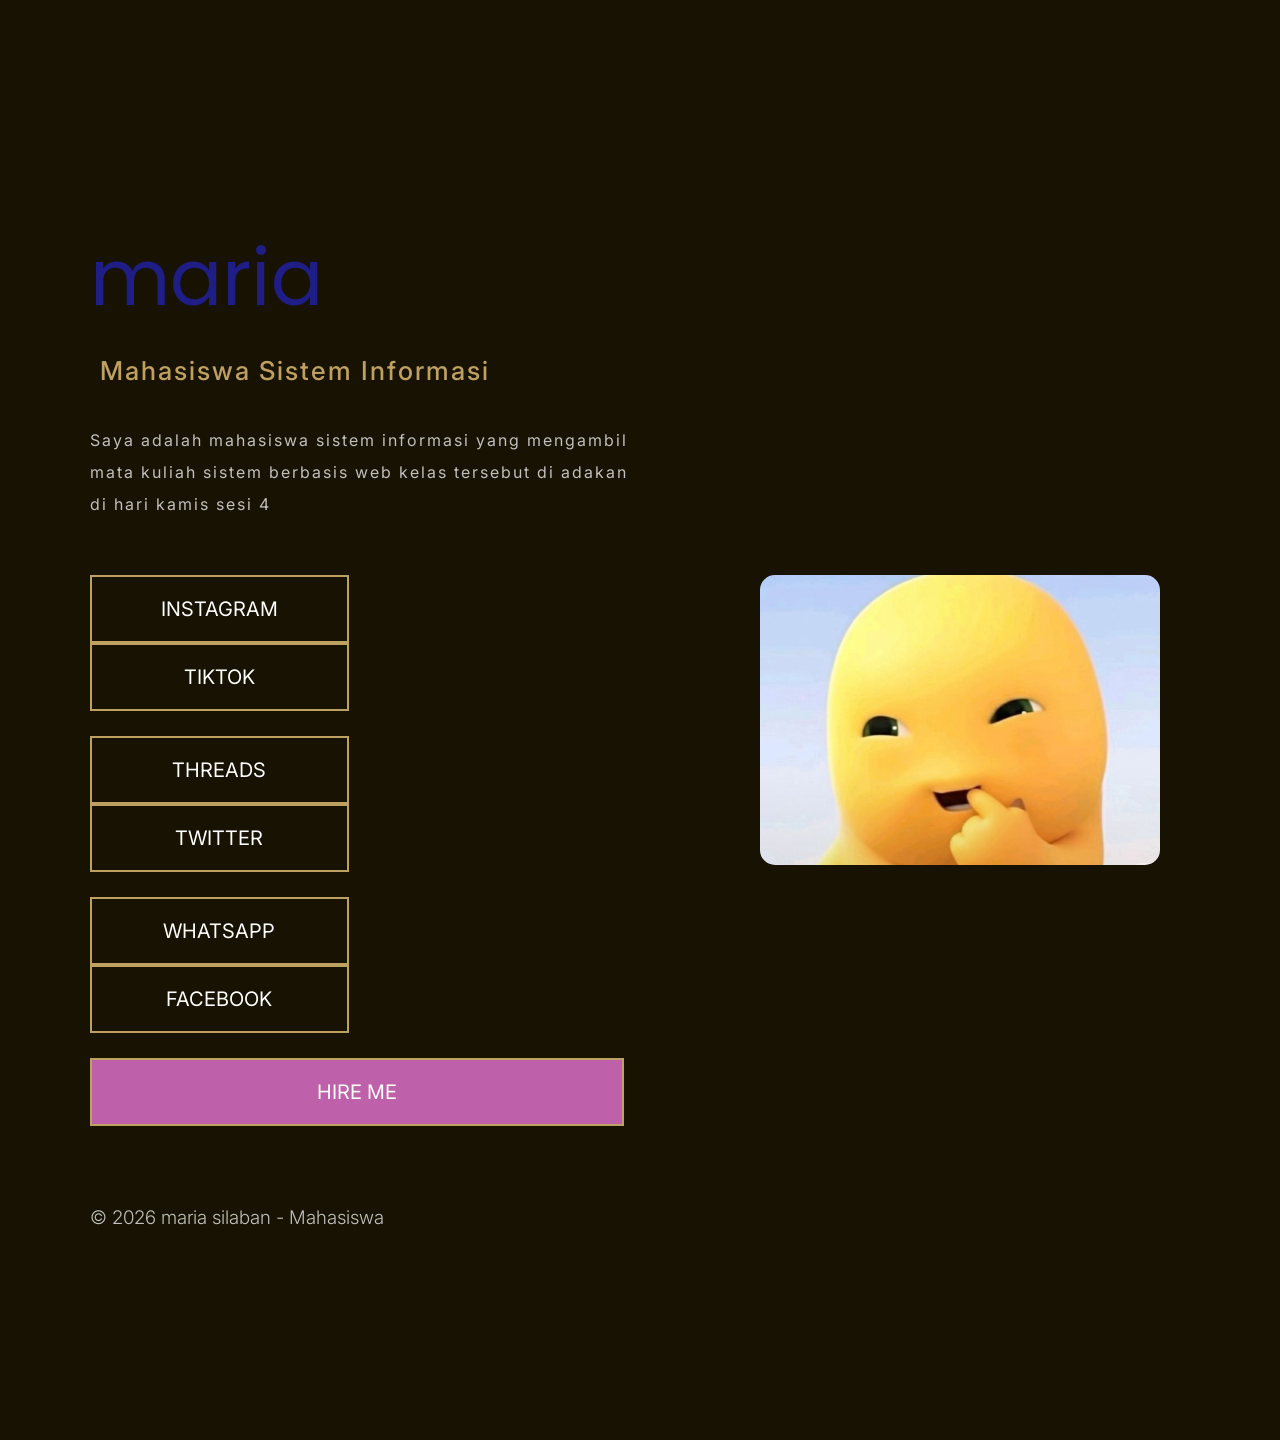
<file: index.html>
<!DOCTYPE html>
<html lang="id">
<head>
    <meta charset="UTF-8">
    <meta name="viewport" content="width=device-width, initial-scale=1.0">
    <title>Portfolio maria silaban </title>

    <link rel="stylesheet" href="stylesheet.css">
</head>

<body>

<header>

    <div class="header-left-side">

        <h1>
            maria 
             <br />
            
        </h1>

        <h2> Mahasiswa Sistem Informasi</h2>

        <p>
            Saya adalah mahasiswa sistem informasi yang mengambil mata kuliah sistem berbasis web kelas tersebut di adakan di hari kamis sesi 4
        </p>

        <button>Instagram</button>
        <button>Tiktok</button>
        <br><br>

        <button>Threads</button>
        <button>Twitter</button>
        <br><br>

        <button>Whatsapp</button>
        <button>Facebook</button>
        <br><br>

        <button class="btn">Hire Me</button>

        <h3>
            © 2026 maria silaban - Mahasiswa
        </h3>

    </div>

    <div class="header-right-side">
        <img src="image.png" alt="foto">
    </div>

</header>

</body>
</html>
</file>
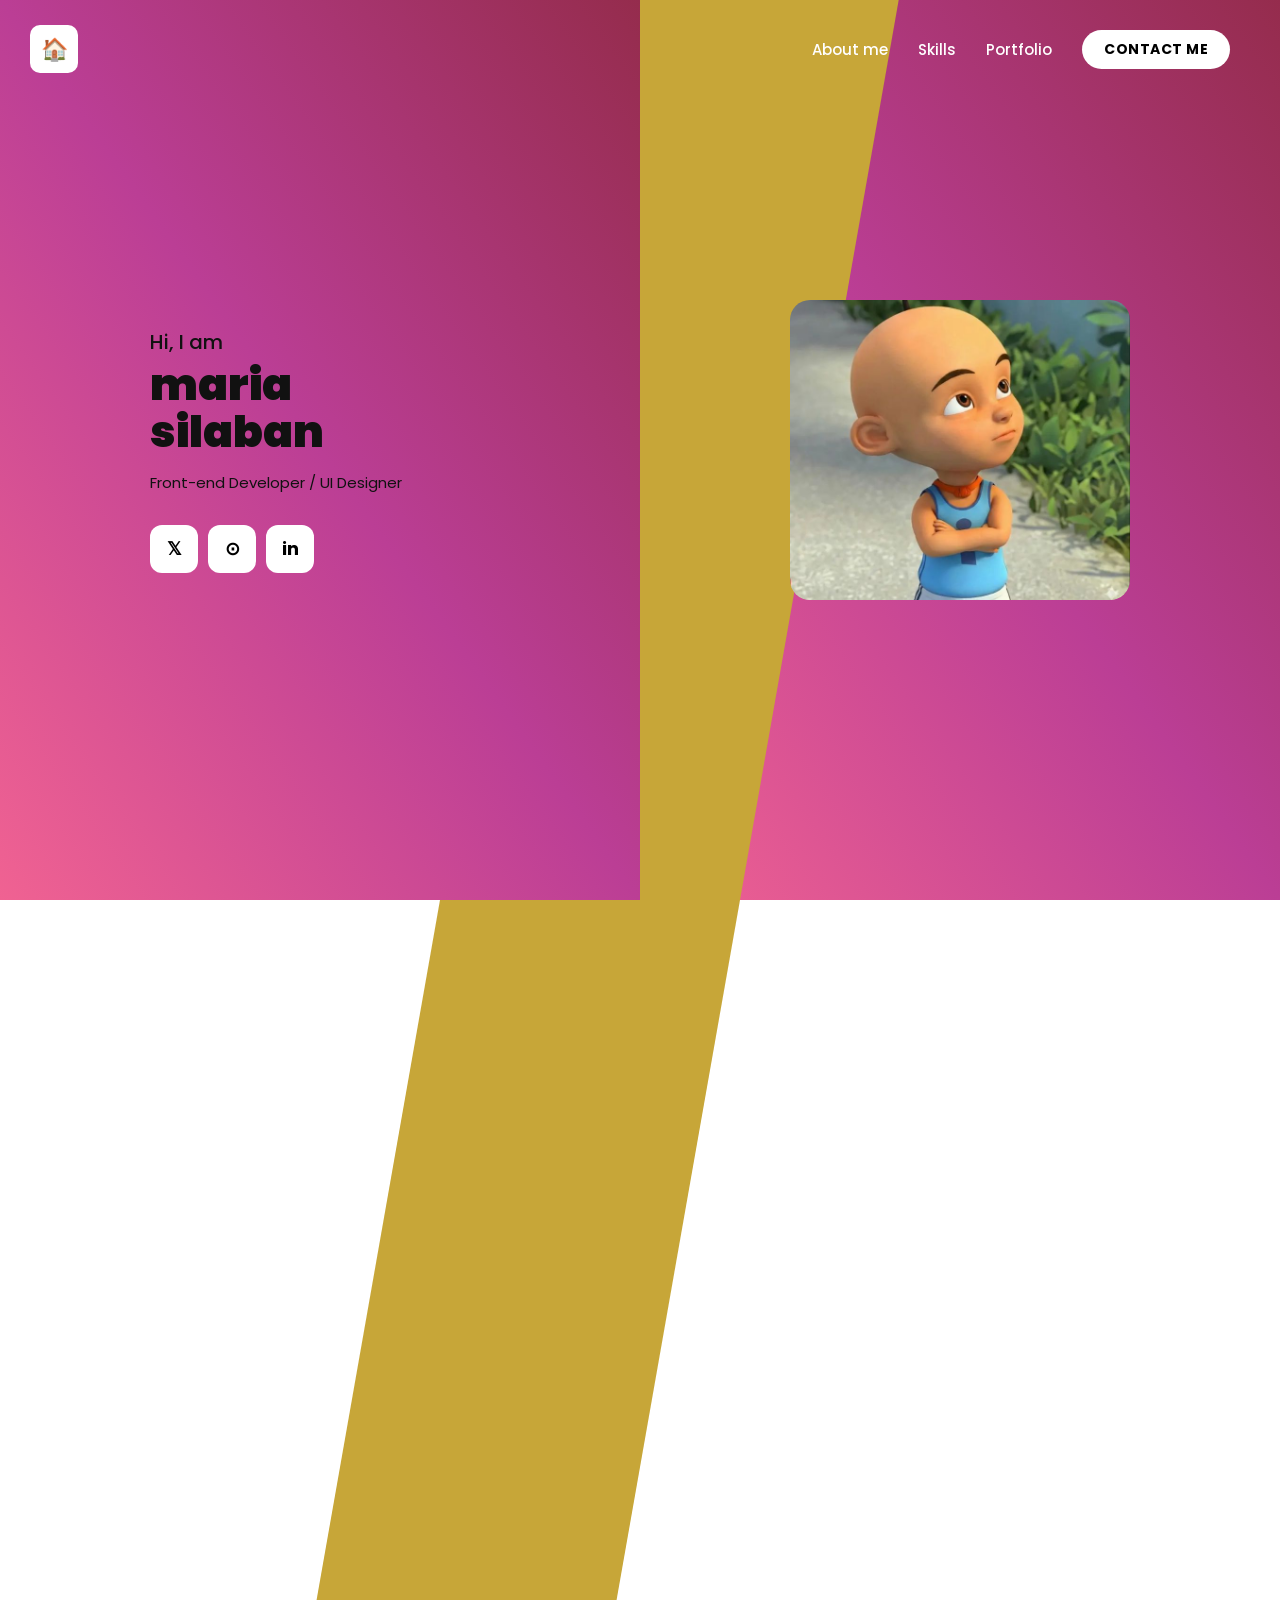
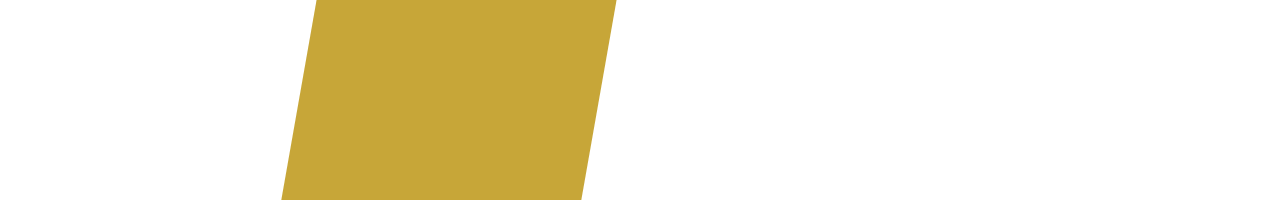
<file: UGD_02_C_3043/index.html>
<!DOCTYPE html>
<html>
<head>
    <title>Home</title>
    <link rel="stylesheet" href="stylesheet.css">
</head>
<body>

<section>

    <a href="index.html" class="home-icon ">🏠</a>

    <nav>
        <a href="about.html">About me</a>
        <a href="skills.html">Skills</a>
        <a href="portfolio.html">Portfolio</a>
        <a href="contact.html" class="btn">CONTACT ME</a>
    </nav>

    <div class="left">
        <div class="home-content">
            <h3>Hi, I am</h3>
            <h1>maria<br>silaban</h1>
            <p>Front-end Developer / UI Designer</p>

            <div class="social">
                <button>𝕏</button>
                <button>⊙</button>
                <button>in</button>
            </div>
        </div>
    </div>

    <div class="right">
        <div class="profile">
            <img src="foto.png.jpeg" alt="Profile Photo">
        </div>
    </div>

</section>

</body>
</html>
</file>
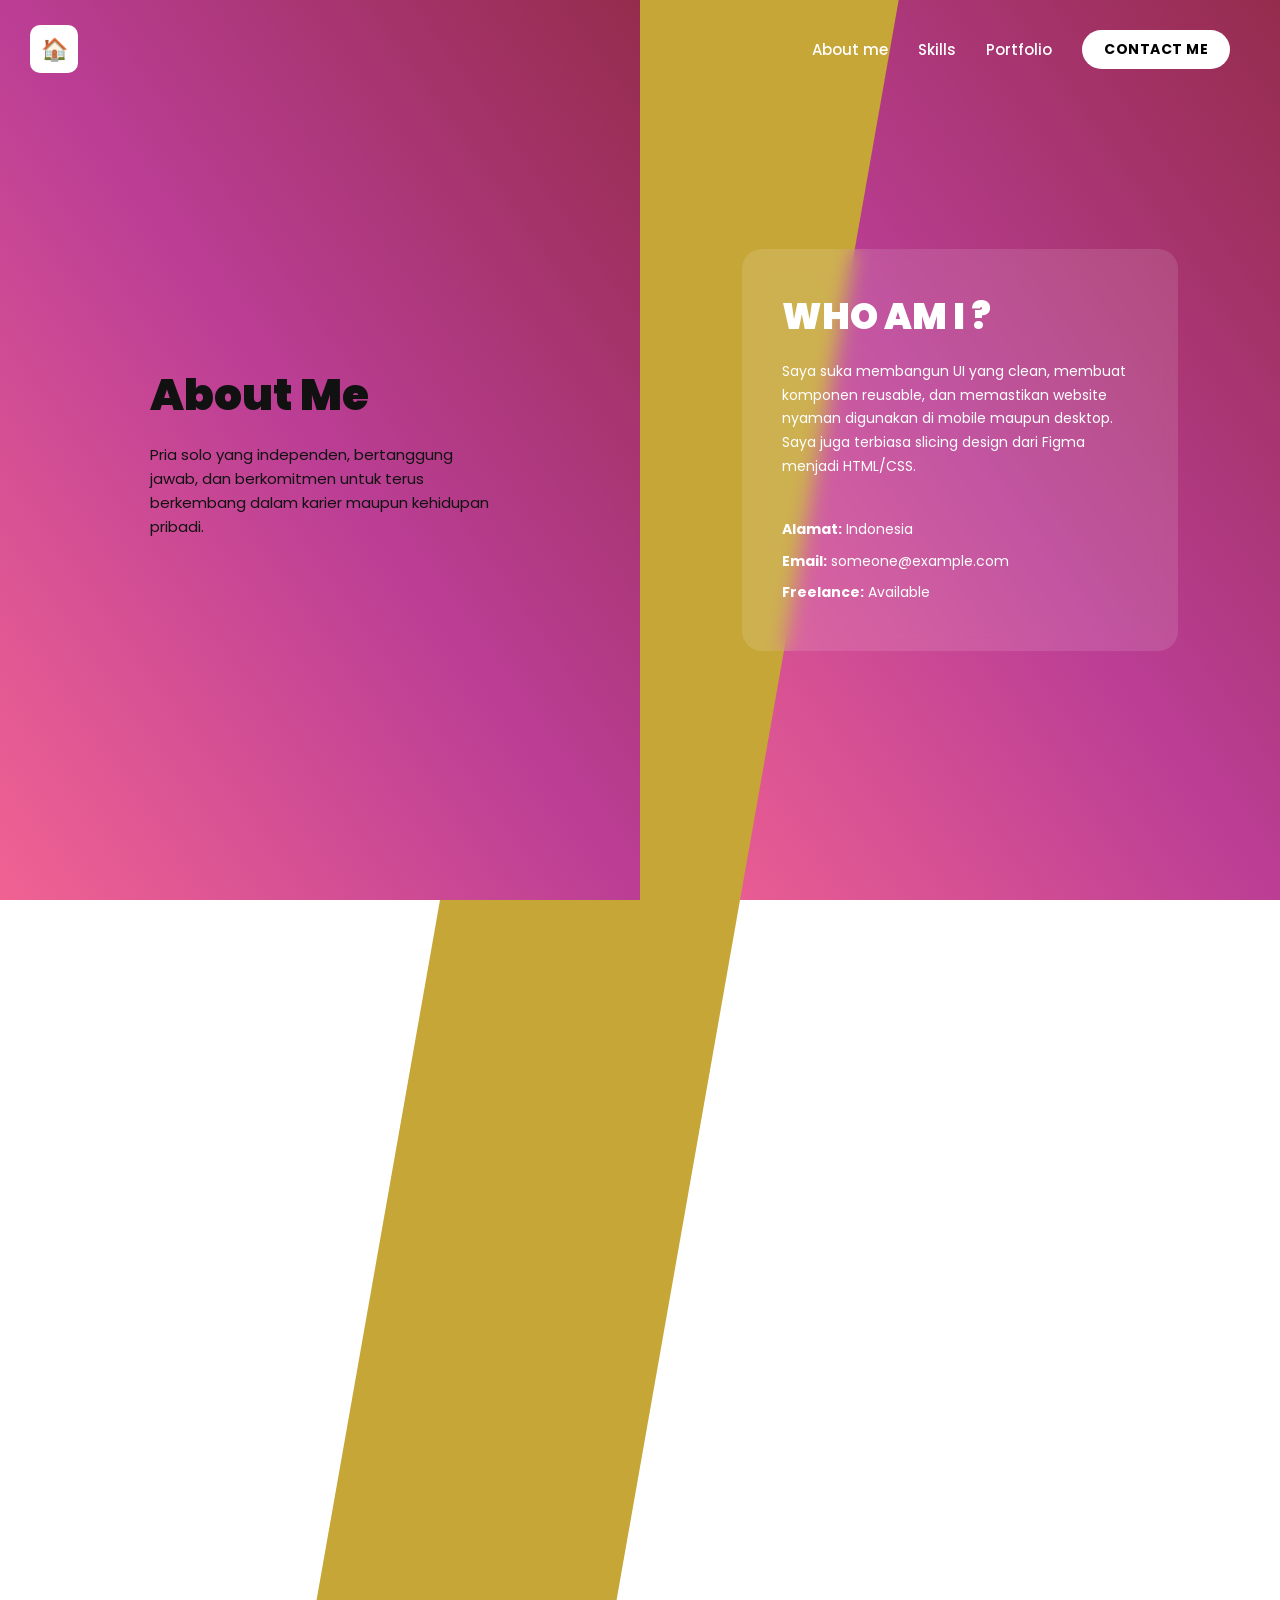
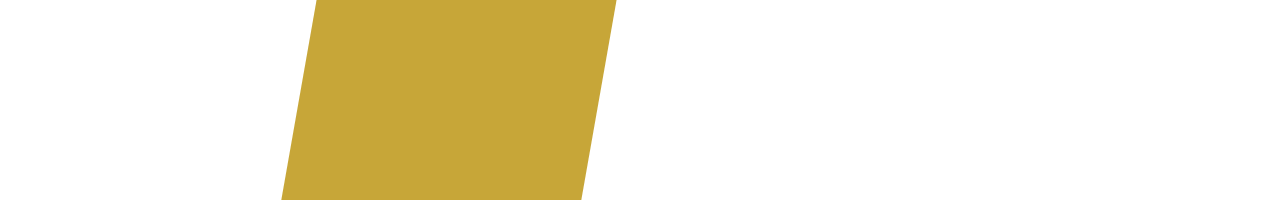
<file: UGD_02_C_3043/about.html>
<!DOCTYPE html>
<html>
<head>
    <title>About</title>
    <link rel="stylesheet" href="stylesheet.css">
</head>
<body>

<section>

    <a href="index.html" class="home-icon">🏠</a>

    <nav>
        <a href="about.html">About me</a>
        <a href="skills.html">Skills</a>
        <a href="portfolio.html">Portfolio</a>
        <a href="contact.html" class="btn">CONTACT ME</a>
    </nav>

    <div class="left">
        <h1>About Me</h1>
        <p>Pria solo yang independen, bertanggung jawab, dan berkomitmen untuk terus berkembang dalam karier maupun kehidupan pribadi.</p>
    </div>

    <div class="right">
        <div class="about-box">
            <h1>WHO AM I ?</h1>
            <p>Saya suka membangun UI yang clean, membuat komponen reusable, dan memastikan website nyaman digunakan di mobile maupun desktop. Saya juga terbiasa slicing design dari Figma menjadi HTML/CSS.</p>
            <br>
            <p><b>Alamat:</b> Indonesia</p>
            <p><b>Email:</b> someone@example.com</p>
            <p><b>Freelance:</b> Available</p>
        </div>
    </div>

</section>

</body>
</html>
</file>
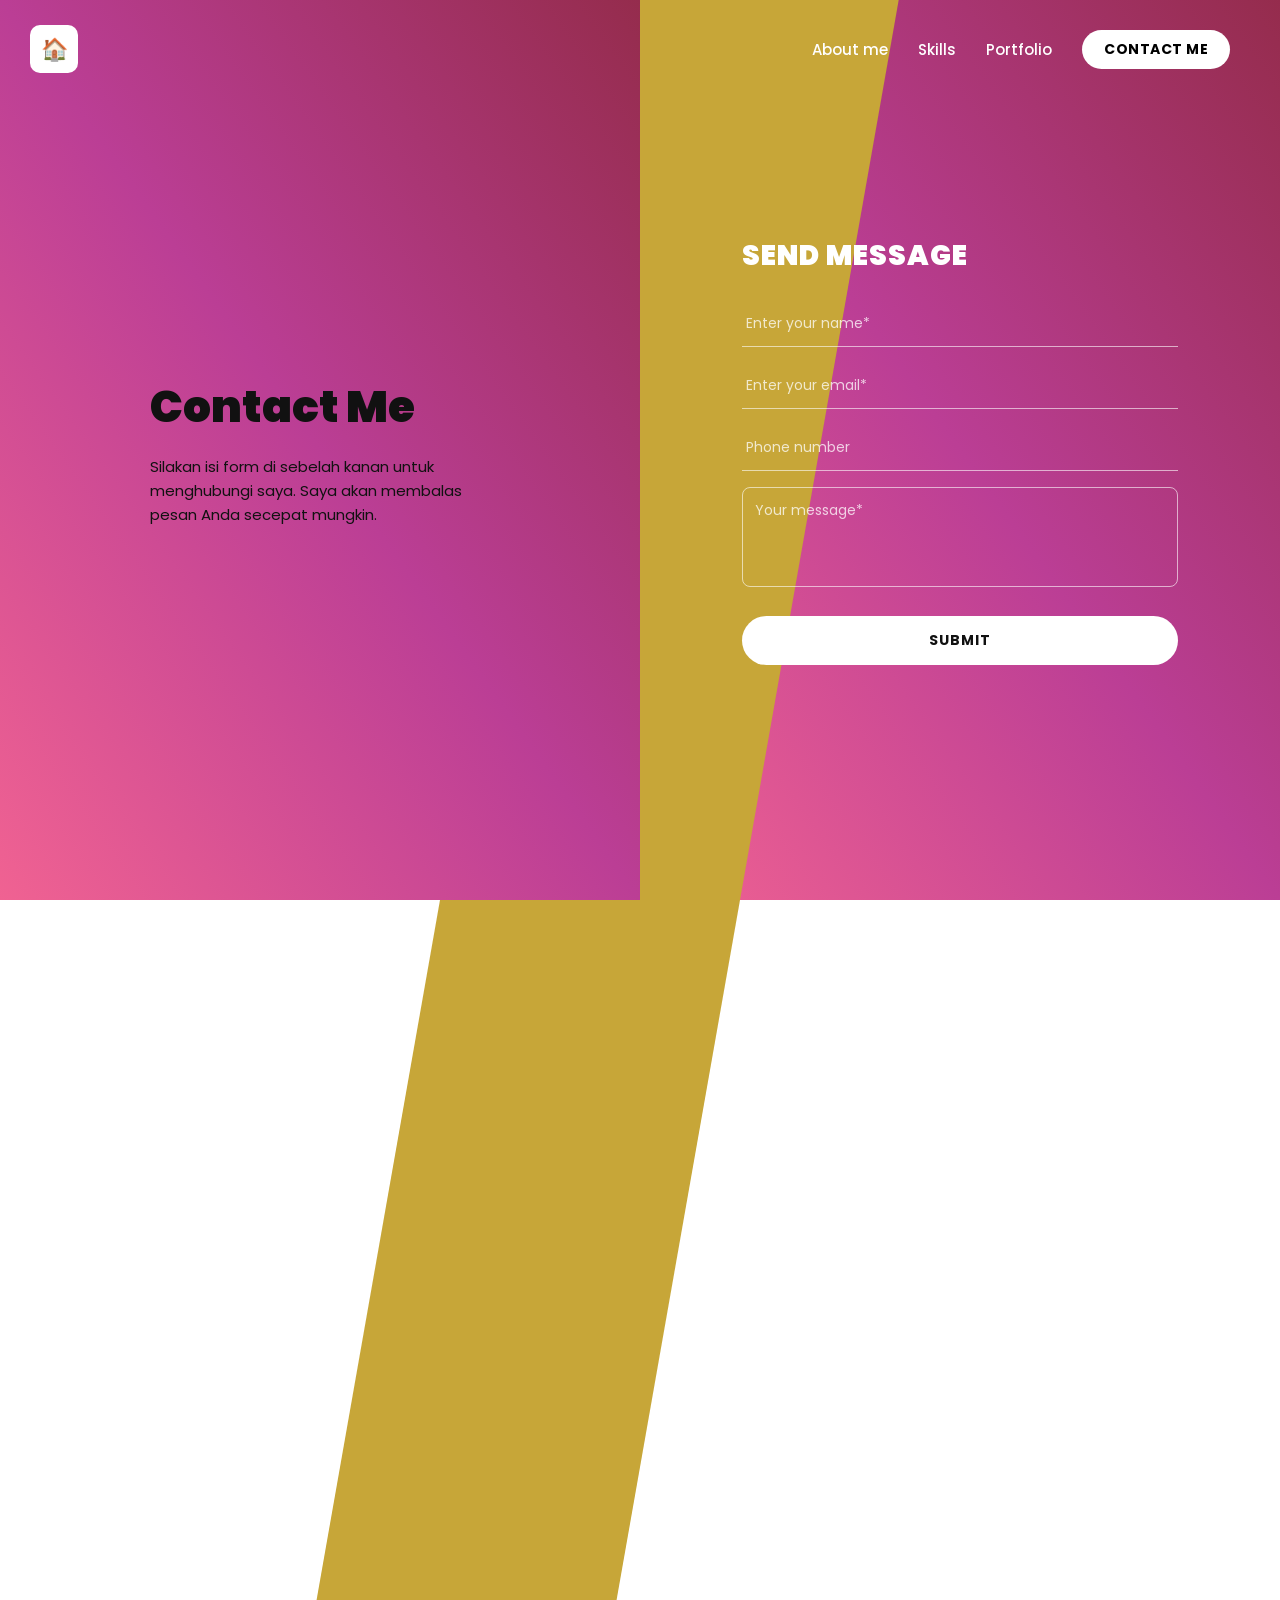
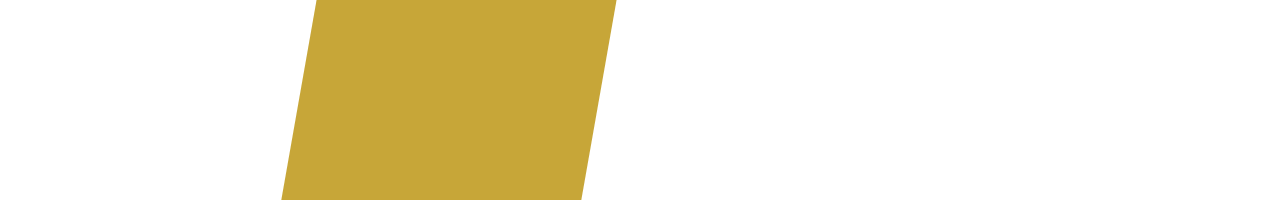
<file: UGD_02_C_3043/contact.html>
<!DOCTYPE html>
<html>
<head>
    <title>Contact</title>
    <link rel="stylesheet" href="stylesheet.css">
</head>
<body>

<section>

    <a href="index.html" class="home-icon">🏠</a>

    <nav>
        <a href="about.html">About me</a>
        <a href="skills.html">Skills</a>
        <a href="portfolio.html">Portfolio</a>
        <a href="contact.html" class="btn">CONTACT ME</a>
    </nav>

    <div class="left">
        <h1>Contact Me</h1>
        <p>Silakan isi form di sebelah kanan untuk menghubungi saya. Saya akan membalas pesan Anda secepat mungkin.</p>
    </div>

    <div class="right">
        <div class="contact-form">
            <h2>SEND MESSAGE</h2>
            <input type="text" placeholder="Enter your name*">
            <input type="email" placeholder="Enter your email*">
            <input type="tel" placeholder="Phone number">
            <textarea placeholder="Your message*"></textarea>
            <button type="button">SUBMIT</button>
        </div>
    </div>

</section>

</body>
</html>
</file>
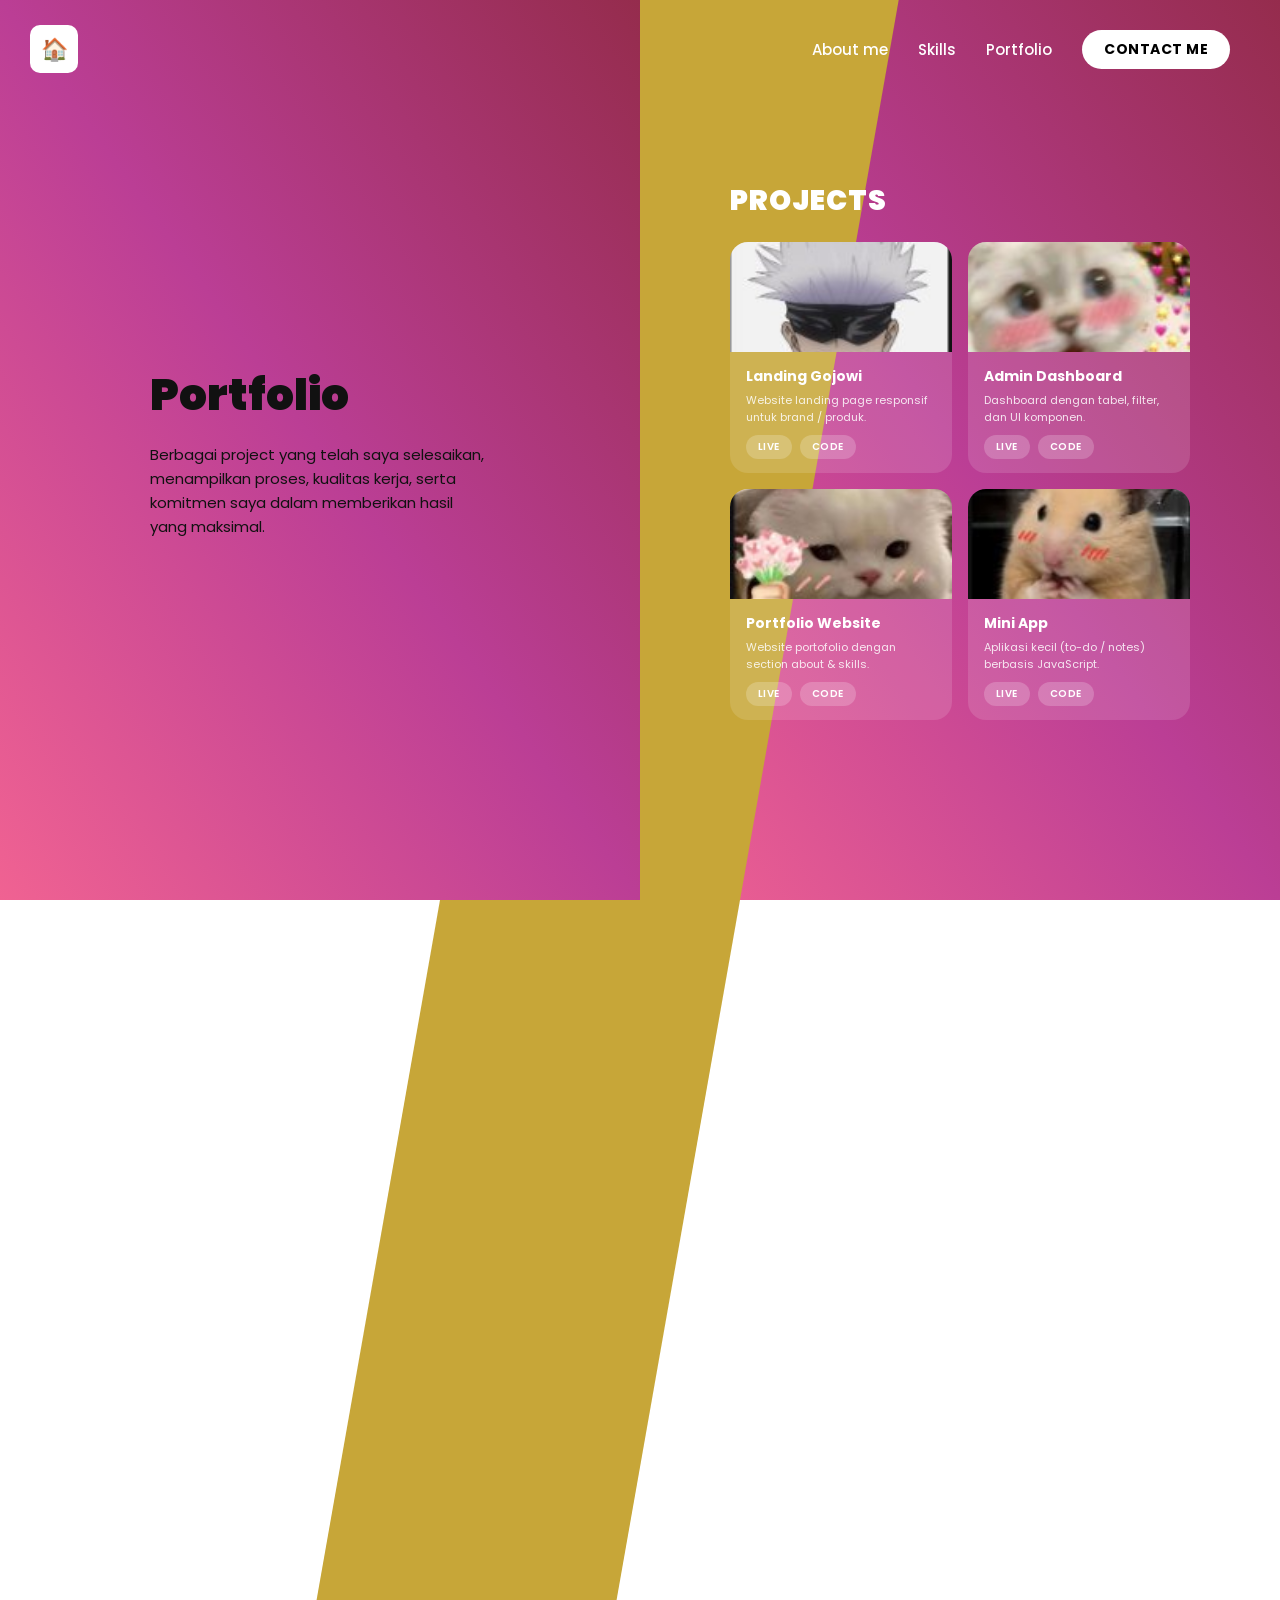
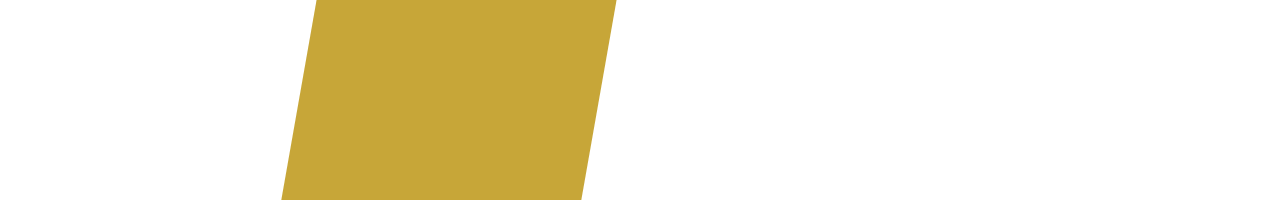
<file: UGD_02_C_3043/portfolio.html>
<!DOCTYPE html>
<html>
<head>
    <title>Portfolio</title>
    <link rel="stylesheet" href="stylesheet.css">
    <style>
        .tag-link {
            background: rgba(255,255,255,0.2);
            padding: 4px 12px;
            border-radius: 20px;
            font-size: 10px;
            font-weight: 600;
            letter-spacing: 0.5px;
            text-transform: uppercase;
            color: white;
            text-decoration: none;
            transition: background 0.2s, transform 0.15s;
            cursor: pointer;
        }
        .tag-link:hover {
            background: rgba(255,255,255,0.45);
            transform: scale(1.07);
        }
        .card-img {
            width: 100%;
            height: 110px;
            object-fit: cover;
            border-radius: 14px 14px 0 0;
            display: block;
        }
        .modal-overlay {
            display: none;
            position: fixed;
            inset: 0;
            background: rgba(0,0,0,0.75);
            z-index: 999;
            align-items: center;
            justify-content: center;
        }
        .modal-overlay.active {
            display: flex;
        }
        .modal-box {
            background: #111;
            border-radius: 16px;
            overflow: hidden;
            width: 760px;
            max-width: 95vw;
            position: relative;
        }
        .modal-close {
            position: absolute;
            top: 10px;
            right: 14px;
            color: white;
            font-size: 24px;
            cursor: pointer;
            z-index: 10;
            background: rgba(0,0,0,0.5);
            border: none;
            border-radius: 50%;
            width: 34px;
            height: 34px;
            display: flex;
            align-items: center;
            justify-content: center;
        }
        .modal-box iframe {
            display: block;
            width: 100%;
            aspect-ratio: 16/9;
            border: none;
        }
    </style>
</head>
<body>

<section>

    <a href="index.html" class="home-icon">🏠</a>

    <nav>
        <a href="about.html">About me</a>
        <a href="skills.html">Skills</a>
        <a href="portfolio.html">Portfolio</a>
        <a href="contact.html" class="btn">CONTACT ME</a>
    </nav>

    <div class="left">
        <h1>Portfolio</h1>
        <p>Berbagai project yang telah saya selesaikan, menampilkan proses, kualitas kerja, serta komitmen saya dalam memberikan hasil yang maksimal.</p>
    </div>

    <div class="right">
        <div class="projects-wrapper">
            <h2>PROJECTS</h2>
            <div class="projects">
                <div class="card">
                    <img class="card-img" src="[data-uri]" alt="Landing Gojowi">
                    <div class="card-body">
                        <h3>Landing Gojowi</h3>
                        <p>Website landing page responsif untuk brand / produk.</p>
                        <div class="card-tags">
                            <a class="tag-link" onclick="openVideo('https://www.youtube.com/embed/MVky3sSzgUY')">LIVE</a>
                            <a class="tag-link" onclick="openVideo('https://www.youtube.com/embed/MVky3sSzgUY')">CODE</a>
                        </div>
                    </div>
                </div>
                <div class="card">
                    <img class="card-img" src="[data-uri]" alt="Admin Dashboard">
                    <div class="card-body">
                        <h3>Admin Dashboard</h3>
                        <p>Dashboard dengan tabel, filter, dan UI komponen.</p>
                        <div class="card-tags">
                            <a class="tag-link" onclick="openVideo('https://www.youtube.com/embed/MVky3sSzgUY')">LIVE</a>
                            <a class="tag-link" onclick="openVideo('https://www.youtube.com/embed/MVky3sSzgUY')">CODE</a>
                        </div>
                    </div>
                </div>
                <div class="card">
                    <img class="card-img" src="[data-uri]" alt="Portfolio Website">
                    <div class="card-body">
                        <h3>Portfolio Website</h3>
                        <p>Website portofolio dengan section about &amp; skills.</p>
                        <div class="card-tags">
                            <a class="tag-link" onclick="openVideo('https://www.youtube.com/embed/MVky3sSzgUY')">LIVE</a>
                            <a class="tag-link" onclick="openVideo('https://www.youtube.com/embed/MVky3sSzgUY')">CODE</a>
                        </div>
                    </div>
                </div>
                <div class="card">
                    <img class="card-img" src="[data-uri]" alt="Mini App">
                    <div class="card-body">
                        <h3>Mini App</h3>
                        <p>Aplikasi kecil (to-do / notes) berbasis JavaScript.</p>
                        <div class="card-tags">
                            <a class="tag-link" onclick="openVideo('https://www.youtube.com/embed/MVky3sSzgUY')">LIVE</a>
                            <a class="tag-link" onclick="openVideo('https://www.youtube.com/embed/MVky3sSzgUY')">CODE</a>
                        </div>
                    </div>
                </div>
            </div>
        </div>
    </div>

</section>

<!-- VIDEO MODAL -->
<div class="modal-overlay" id="videoModal" onclick="closeModal(event)">
    <div class="modal-box">
        <button class="modal-close" onclick="closeVideo()">✕</button>
        <iframe id="videoFrame" src="" allowfullscreen></iframe>
    </div>
</div>

<script>
    function openVideo(url) {
        document.getElementById('videoFrame').src = url + '?autoplay=1';
        document.getElementById('videoModal').classList.add('active');
    }
    function closeVideo() {
        document.getElementById('videoFrame').src = '';
        document.getElementById('videoModal').classList.remove('active');
    }
    function closeModal(e) {
        if (e.target === document.getElementById('videoModal')) closeVideo();
    }
</script>

</body>
</html>
</file>
<file: stylesheet.css>
@import url("https://fonts.googleapis.com/css2?family=Poppins:wght@700&display=swap");
@import url("https://fonts.googleapis.com/css2?family=Inter:wght@600;700&display=swap");

* {
  margin: 0;
  padding: 0;
  box-sizing: border-box;
  outline: none;
  border: none;
  list-style: none;
  text-decoration: none;
  font-family: "Poppins", sans-serif;
}

::selection {
  color: black;
  background-color: #60a2be;
}

header {
  width: 100%;
  height:160vh;
  background-color: rgb(23, 18, 2);
  display: flex;
  align-items: center; 
}

.header-left-side {
  padding: 0 0 0 90px;
  color: rgb(158, 41, 41);
  width: 50%;
}

.header-left-side h1 {
  color: #1f1d86;
  line-height: 1.2em;
  font-size: 78px;
  padding-top: 20px;
  margin-bottom: 20px;
  font-weight: 400 !important;
}

.header-left-side h2 {
  color: #bea060;
  font-family: "Inter", sans-serif;
  font-size: 26px;
  line-height: 1.2em;
  font-weight: 500;
  letter-spacing: 2px;
  padding: 10px;
}

.header-left-side p {
  margin-top: 5%;
  margin-bottom: 10%;
  font-family: "Inter", sans-serif;
  letter-spacing: 2px;
  font-size: 16px;
  color: #c1bfbf;
  line-height: 2;
}

button {
  padding: 20px 10px;
  border: 2px solid #bea060;
  background: transparent;
  width: 47%;
  color: rgb(255, 255, 255);
  margin-right: 15px;
  font-family: "Inter", sans-serif;
  font-size: 20px;
  text-transform: uppercase;
  cursor: pointer;
}

button:hover {
  background-color: #60be65;
  transition: 0.7s;
}

.btn {
  width: 97%;
  background-color: #be60aa;
}

.header-left-side h3 {
  color: #bfc1bf;
  padding-top: 80px;
  font-family: "Inter", sans-serif;
  font-weight: 300;
}


.header-right-side {
  width: 50%;
  display: flex;
  justify-content: center;
}

.header-right-side img {
  width: 400px;        
  max-width: 900%;     
  height: auto;        
  border-radius: 15px; 
}
</file>
<file: UGD_02_C_3043/stylesheet.css>
@import url('https://fonts.googleapis.com/css2?family=Poppins:wght@400;500;600;700;800;900&display=swap');

*{
    margin:0;
    padding:0;
    box-sizing:border-box;
    font-family:'Poppins',sans-serif;
}

body{
    height:100vh;
    overflow:hidden;
}

section{
    position:relative;
    height:100vh;
    display:flex;
}

.left{
    width:50%;
    background: linear-gradient(to left bottom, #952c4d, #bb3e95, #f06292);
    padding:100px 150px;
    color:#111;
    display:flex;
    flex-direction:column;
    justify-content:center;
    position:relative;
    z-index:1;
}

.right{
    width:50%;
    background: linear-gradient(to left bottom, #952c4d, #bb3e95, #f06292);
    position:relative;
    display:flex;
    justify-content:center;
    align-items:center;
}

.home-icon{
    position:absolute;
    top:25px;
    left:30px;
    background:white;
    width:48px;
    height:48px;
    border-radius:10px;
    display:flex;
    align-items:center;
    justify-content:center;
    z-index:20;
    text-decoration:none;
    font-size:22px;
    color:#111;
}


nav{
    position:absolute;
    top:30px;
    right:50px;
    display:flex;
    gap:30px;
    align-items:center;
    z-index:20;
}

nav a{
    text-decoration:none;
    color:white;
    font-weight:500;
    font-size:15px;
}

nav .btn{
    background:white;
    color:black;
    padding:9px 22px;
    border-radius:25px;
    font-weight:700;
    font-size:14px;
    letter-spacing:0.5px;
}


.right::before{
    content:"";
    position:absolute;
    left:-200px;
    top:0;
    width:300px;
    height:200%;
    background:#c7a638;
    transform:skewX(-10deg);
    z-index:0;
}


.home-content h3{
    font-size:20px;
    font-weight:500;
    margin-bottom:5px;
}

.home-content h1{
    font-size:64px;
    font-weight:900;
    line-height:1.05;
}

.home-content p{
    margin-top:12px;
    font-size:17px;
    font-weight:400;
}

.social{
    margin-top:30px;
    display:flex;
    gap:10px;
}

.social button{
    width:48px;
    height:48px;
    border:none;
    border-radius:12px;
    background:white;
    cursor:pointer;
    font-size:18px;
    font-weight:700;
    display:flex;
    align-items:center;
    justify-content:center;
}


.profile{
    z-index:2;
    position:relative;
}

.profile img{
    width:340px;
    height:300px;
    object-fit:cover;
    border-radius:20px;
    display:block;
}


.about-box{
    width:68%;
    background:rgba(255,255,255,0.12);
    backdrop-filter:blur(10px);
    padding:40px;
    border-radius:20px;
    color:white;
    z-index:2;
    position:relative;
}

.about-box h1{
    font-size:36px;
    font-weight:900;
    margin-bottom:16px;
}

.about-box p{
    font-size:14px;
    line-height:1.7;
    margin-bottom:6px;
}

.about-box br + p,
.about-box p + p{
    margin-top:8px;
}


.skills-container{
    width:72%;
    z-index:2;
    position:relative;
}

.skills-container h2{
    font-size:28px;
    font-weight:900;
    color:white;
    margin-bottom:14px;
    letter-spacing:1px;
}

.grid{
    display:grid;
    grid-template-columns:repeat(4,1fr);
    gap:14px;
    margin-bottom:28px;
}

.grid div{
    background:rgba(255,255,255,0.15);
    padding:18px 10px 14px;
    border-radius:14px;
    text-align:center;
    color:white;
    font-size:11px;
    font-weight:700;
    letter-spacing:0.5px;
    text-transform:uppercase;
    display:flex;
    flex-direction:column;
    align-items:center;
    gap:8px;
}

.grid div img{
    width:40px;
    height:40px;
    object-fit:contain;
}


.projects-wrapper{
    width:72%;
    z-index:2;
    position:relative;
}

.projects-wrapper h2{
    font-size:28px;
    font-weight:900;
    color:white;
    margin-bottom:20px;
    letter-spacing:1px;
}

.projects{
    display:grid;
    grid-template-columns:repeat(2,1fr);
    gap:16px;
}

.card{
    background:rgba(255,255,255,0.13);
    border-radius:18px;
    color:white;
    overflow:hidden;
}

.card-img{
    width:100%;
    height:110px;
    object-fit:cover;
    display:block;
    background:#111;
    border-radius:14px 14px 0 0;
    card video,
.card iframe{
    width:100%;
    height:110px;
    object-fit:cover;
    border-radius:14px 14px 0 0;
    display:block;
}
}

.card-img-placeholder{
    width:100%;
    height:110px;
    background:rgba(0,0,0,0.4);
    border-radius:14px 14px 0 0;
}

.card-body{
    padding:14px 16px;
}

.card-body h3{
    font-size:14px;
    font-weight:700;
    margin-bottom:5px;
}

.card-body p{
    font-size:11px;
    opacity:0.85;
    line-height:1.5;
    margin-bottom:10px;
}

.card-tags{
    display:flex;
    gap:8px;
}

.tag{
    background:rgba(255,255,255,0.2);
    padding:4px 12px;
    border-radius:20px;
    font-size:10px;
    font-weight:600;
    letter-spacing:0.5px;
    text-transform:uppercase;
}


.contact-form{
    width:68%;
    z-index:2;
    position:relative;
}

.contact-form h2{
    font-size:28px;
    font-weight:900;
    color:white;
    margin-bottom:24px;
    letter-spacing:1px;
}

.contact-form input,
.contact-form textarea{
    width:100%;
    background:transparent;
    border:none;
    border-bottom:1.5px solid rgba(255,255,255,0.6);
    color:white;
    font-family:'Poppins',sans-serif;
    font-size:14px;
    padding:12px 4px;
    margin-bottom:16px;
    outline:none;
}

.contact-form input::placeholder,
.contact-form textarea::placeholder{
    color:rgba(255,255,255,0.75);
}

.contact-form textarea{
    border:1.5px solid rgba(255,255,255,0.6);
    border-radius:8px;
    padding:12px;
    height:100px;
    resize:none;
}

.contact-form button{
    width:100%;
    background:white;
    color:#111;
    border:none;
    padding:14px;
    border-radius:30px;
    font-size:14px;
    font-weight:700;
    letter-spacing:1px;
    cursor:pointer;
    margin-top:6px;
}


.left h1{
    font-size:44px;
    font-weight:900;
    margin-bottom:16px;
}

.left p{
    font-size:15px;
    line-height:1.6;
}
</file>
